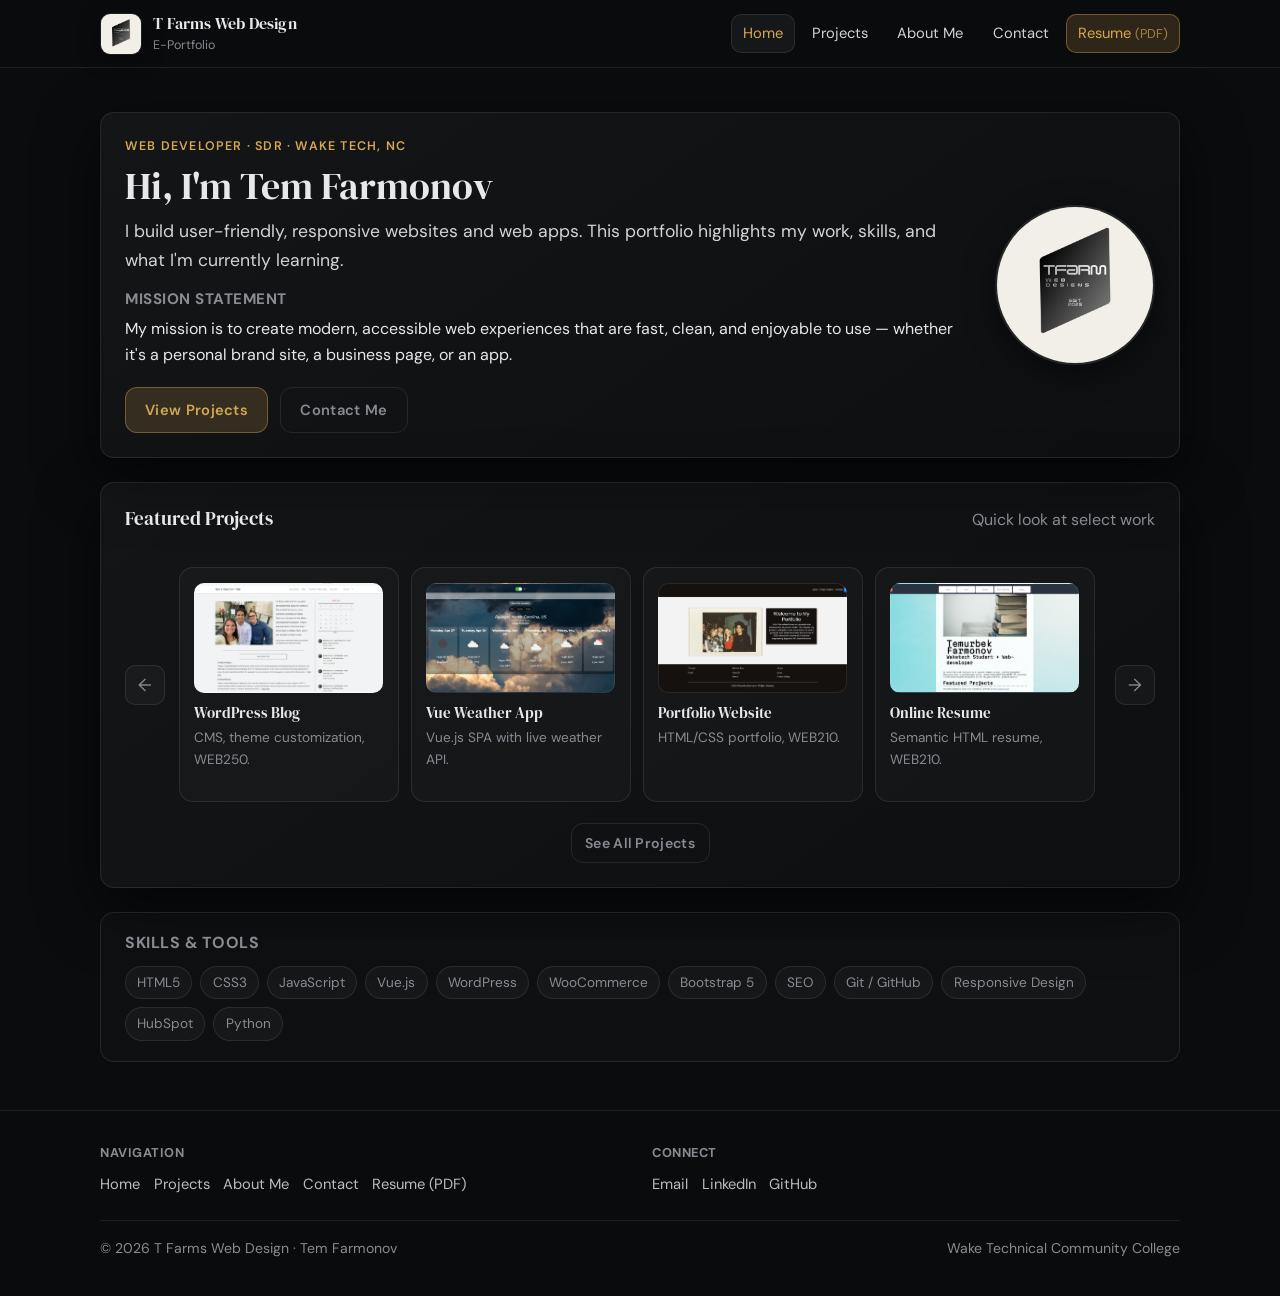
<file: index.html>
<!DOCTYPE html>
<html lang="en">
<head>
  <meta charset="UTF-8" />
  <meta name="viewport" content="width=device-width, initial-scale=1.0" />
  <title>T Farms Web Design | Home</title>
  <meta name="description" content="Portfolio of Tem Farmonov — Web Developer & SDR based in Raleigh, NC. HTML, CSS, Vue.js, WordPress, WooCommerce." />
  <link rel="stylesheet" href="css/styles.css" />
</head>

<body>

  <header class="site-header">
    <div class="container header-inner">
      <a class="brand" href="index.html" aria-label="Go to homepage">
        <img src="images/Tem.jpg" alt="Tem Farmonov profile photo" class="logo" />
        <span class="brand-text">
          <span class="brand-title">T Farms Web Design</span>
          <span class="brand-subtitle">E-Portfolio</span>
        </span>
      </a>

      <nav class="main-nav" aria-label="Primary navigation">
        <a class="nav-link" href="index.html" aria-current="page">Home</a>
        <a class="nav-link" href="projects.html">Projects</a>
        <a class="nav-link" href="about.html">About Me</a>
        <a class="nav-link" href="contact.html">Contact</a>
        <a class="nav-link nav-link--download" href="Farmonv_Resume.pdf" download>
          Resume <span class="download-hint">(PDF)</span>
        </a>
      </nav>

      <button class="nav-toggle" aria-expanded="false" aria-controls="mobile-nav" aria-label="Open navigation">
        <span></span><span></span><span></span>
      </button>
    </div>
  </header>

  <nav class="mobile-nav" id="mobile-nav" aria-label="Mobile navigation">
    <a class="nav-link" href="index.html">Home</a>
    <a class="nav-link" href="projects.html">Projects</a>
    <a class="nav-link" href="about.html">About Me</a>
    <a class="nav-link" href="contact.html">Contact</a>
    <a class="nav-link nav-link--download" href="Farmonv_Resume.pdf" download>Resume (PDF)</a>
  </nav>

  <main class="site-main">
    <div class="container">

      <section class="card hero">
        <div class="hero-text">
          <span class="section-label">Web Developer · SDR · Wake Tech, NC</span>
          <h1>Hi, I'm Tem Farmonov</h1>
          <p class="lead">
            I build user-friendly, responsive websites and web apps. This portfolio highlights
            my work, skills, and what I'm currently learning.
          </p>

          <h2 class="section-title" style="font-family:'DM Sans',sans-serif;font-size:.95rem;font-weight:700;letter-spacing:.5px;text-transform:uppercase;color:var(--muted);margin-top:1rem;">Mission Statement</h2>
          <p>
            My mission is to create modern, accessible web experiences that are fast, clean,
            and enjoyable to use — whether it's a personal brand site, a business page, or an app.
          </p>

          <div class="cta-row">
            <a class="btn" href="projects.html">View Projects</a>
            <a class="btn btn--ghost" href="contact.html">Contact Me</a>
          </div>
        </div>
        <img src="images/Tem.jpg" alt="Tem Farmonov" class="hero-photo" />
      </section>


      <section class="card gallery">
        <div class="gallery-header">
          <h2>Featured Projects</h2>
          <p class="muted">Quick look at select work</p>
        </div>

        <div class="carousel" aria-label="Featured projects carousel">
          <div class="carousel-arrow" role="button" aria-label="Scroll left" tabindex="0">&#8592;</div>

          <div class="carousel-track" id="carousel-track">
            <a class="project-tile" href="projects.html#wordpress-blog">
              <div class="thumb" style="background-image: url('images/WPblog.png'); background-size: cover; background-position: center;"></div>
              <h3>WordPress Blog</h3>
              <p class="muted">CMS, theme customization, WEB250.</p>
            </a>

            <a class="project-tile" href="projects.html#vue-weather">
              <div class="thumb" style="background-image: url('images/vueapp.png'); background-size: cover; background-position: center;"></div>
              <h3>Vue Weather App</h3>
              <p class="muted">Vue.js SPA with live weather API.</p>
            </a>

            <a class="project-tile" href="projects.html#portfolio-site">
              <div class="thumb" style="background-image: url('images/ogportfolio.png'); background-size: cover; background-position: center;"></div>
              <h3>Portfolio Website</h3>
              <p class="muted">HTML/CSS portfolio, WEB210.</p>
            </a>

            <a class="project-tile" href="projects.html#online-resume">
              <div class="thumb" style="background-image: url('images/onlineresume.png'); background-size: cover; background-position: center;"></div>
              <h3>Online Resume</h3>
              <p class="muted">Semantic HTML resume, WEB210.</p>
            </a>
          </div>

          <div class="carousel-arrow" role="button" aria-label="Scroll right" tabindex="0">&#8594;</div>
        </div>

        <div class="gallery-footer">
          <a class="btn btn--small btn--ghost" href="projects.html">See All Projects</a>
        </div>
      </section>


      <section class="skills-strip">
        <h2>Skills &amp; Tools</h2>
        <div class="skill-tags">
          <span class="skill-tag">HTML5</span>
          <span class="skill-tag">CSS3</span>
          <span class="skill-tag">JavaScript</span>
          <span class="skill-tag">Vue.js</span>
          <span class="skill-tag">WordPress</span>
          <span class="skill-tag">WooCommerce</span>
          <span class="skill-tag">Bootstrap 5</span>
          <span class="skill-tag">SEO</span>
          <span class="skill-tag">Git / GitHub</span>
          <span class="skill-tag">Responsive Design</span>
          <span class="skill-tag">HubSpot</span>
          <span class="skill-tag">Python</span>
        </div>
      </section>

    </div>
  </main>


  <footer class="site-footer">
    <div class="container footer-inner">
      <div>
        <p class="footer-title">Navigation</p>
        <nav class="footer-nav" aria-label="Footer navigation">
          <a class="footer-link" href="index.html">Home</a>
          <a class="footer-link" href="projects.html">Projects</a>
          <a class="footer-link" href="about.html">About Me</a>
          <a class="footer-link" href="contact.html">Contact</a>
          <a class="footer-link" href="Farmonv_Resume.pdf" download>Resume (PDF)</a>
        </nav>
      </div>

      <div class="footer-social">
        <p class="footer-title">Connect</p>
        <div class="footer-links">
          <a class="footer-link" href="mailto:tmfarmonov@my.waketech.edu">Email</a>
          <a class="footer-link" href="https://www.linkedin.com/in/temurbek-farmonov-029471187/" target="_blank" rel="noreferrer noopener">LinkedIn</a>
          <a class="footer-link" href="https://github.com/tfarmonov" target="_blank" rel="noreferrer noopener">GitHub</a>
        </div>
      </div>
    </div>

    <div class="container footer-bottom">
      <p>© 2026 T Farms Web Design · Tem Farmonov</p>
      <p>Wake Technical Community College</p>
    </div>
  </footer>

  <script>
    // Hamburger toggle
    const toggle = document.querySelector('.nav-toggle');
    const mobileNav = document.getElementById('mobile-nav');
    toggle.addEventListener('click', () => {
      const open = toggle.getAttribute('aria-expanded') === 'true';
      toggle.setAttribute('aria-expanded', String(!open));
      mobileNav.classList.toggle('is-open', !open);
      document.body.style.overflow = !open ? 'hidden' : '';
    });

    // Close mobile nav on link click
    mobileNav.querySelectorAll('.nav-link').forEach(link => {
      link.addEventListener('click', () => {
        toggle.setAttribute('aria-expanded', 'false');
        mobileNav.classList.remove('is-open');
        document.body.style.overflow = '';
      });
    });

    // Carousel scroll buttons
    const track = document.getElementById('carousel-track');
    document.querySelectorAll('.carousel-arrow').forEach((arrow, i) => {
      arrow.addEventListener('click', () => {
        track.scrollBy({ left: i === 0 ? -240 : 240, behavior: 'smooth' });
      });
    });
  </script>

</body>
</html>
</file>
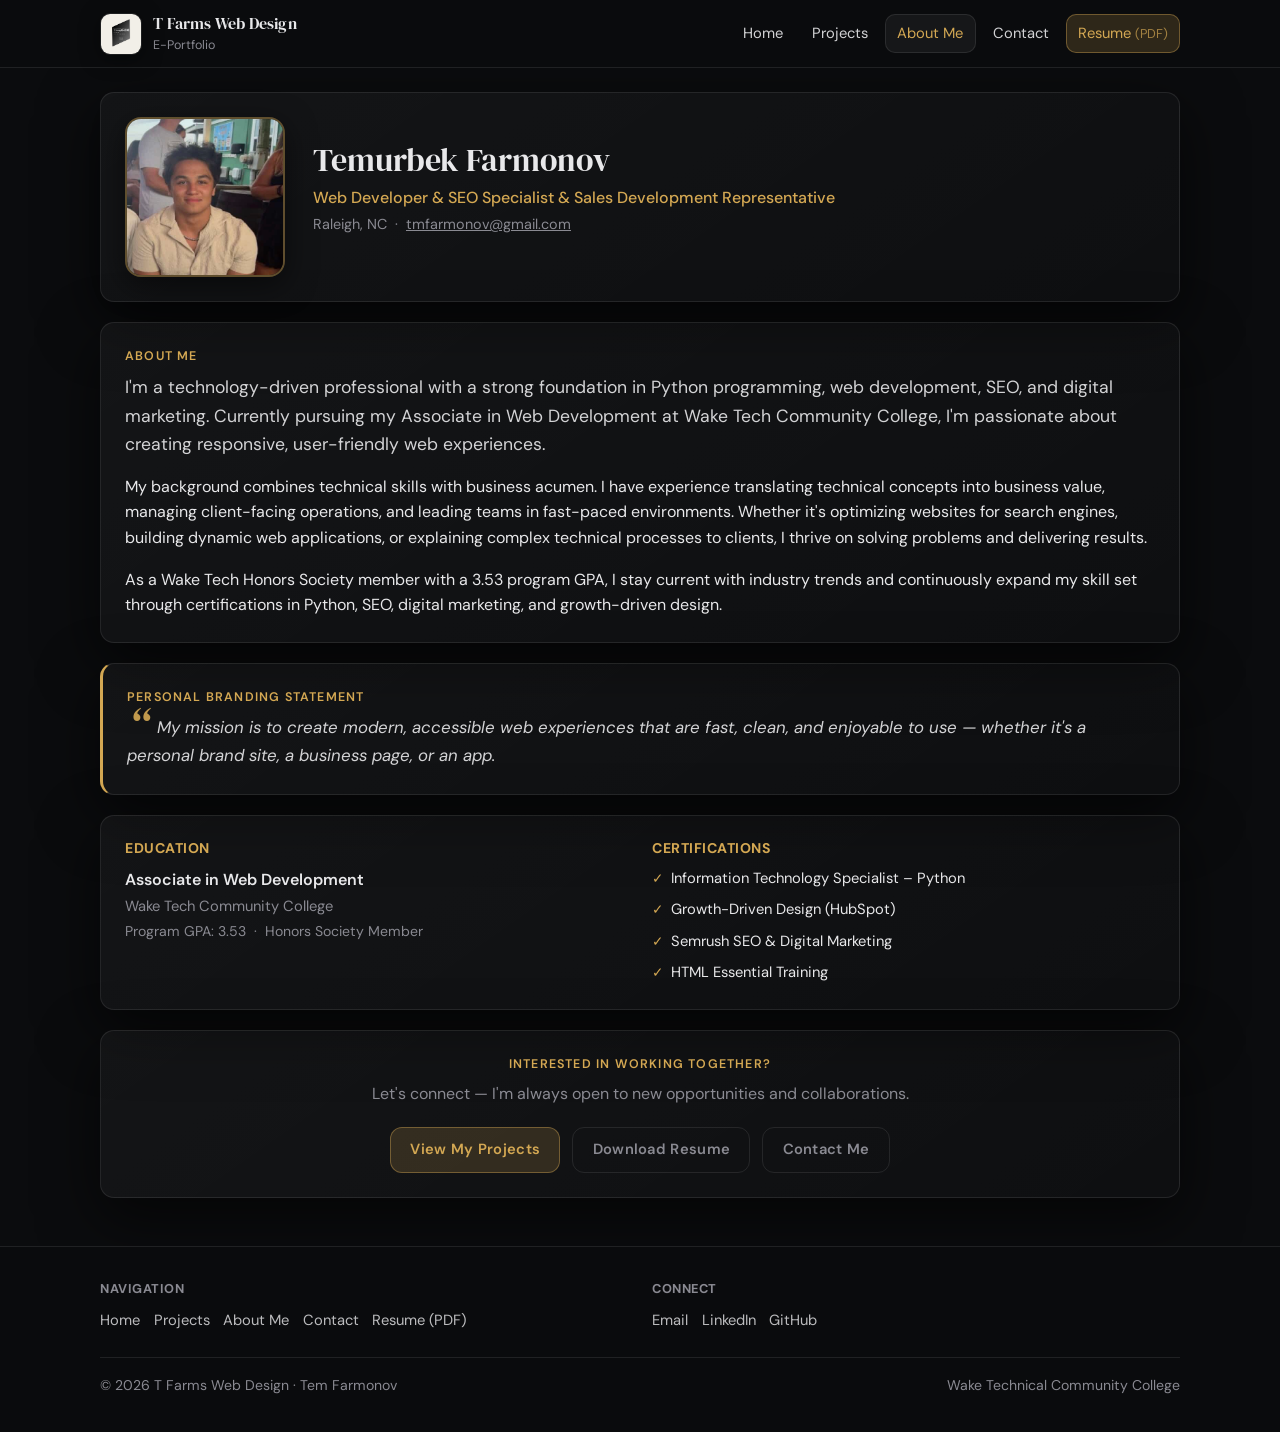
<file: about.html>
<!DOCTYPE html>
<html lang="en">
<head>
  <meta charset="UTF-8" />
  <meta name="viewport" content="width=device-width, initial-scale=1.0" />
  <title>T Farms Web Design | About Me</title>
  <meta name="description" content="About Temurbek Farmonov — Web Developer, SEO Specialist, and Wake Tech Honors student based in Raleigh, NC." />
  <link rel="stylesheet" href="css/styles.css" />
  <style>
    /* ── About-page extras ── */
    .about-bio {
      display: grid;
      grid-template-columns: auto 1fr;
      gap: 1.75rem;
      align-items: center;
    }

    .about-photo {
      width: 160px;
      height: 160px;
      border-radius: 16px;
      object-fit: cover;
      border: 2px solid var(--accent-border);
      box-shadow: 0 8px 30px rgba(0,0,0,0.5);
      flex-shrink: 0;
    }

    .about-name { font-size: clamp(1.5rem, 3vw, 2rem); margin-bottom: .3rem; }
    .about-role { font-size: 1rem; color: var(--accent); margin-bottom: .2rem; font-weight: 500; }
    .about-location { font-size: .9rem; color: var(--muted); }
    .about-location a { color: var(--muted); text-decoration: underline; }

    .accent-card {
      border-left: 3px solid var(--accent);
    }

    .accent-card .section-label { color: var(--accent); }

    blockquote {
      margin: 0;
      font-style: italic;
      font-size: 1.05rem;
      color: var(--text);
      opacity: .9;
      line-height: 1.65;
    }

    blockquote::before {
      content: '\201C';
      font-family: 'DM Serif Display', serif;
      font-size: 3rem;
      color: var(--accent);
      line-height: 0;
      vertical-align: -0.6rem;
      margin-right: .15rem;
    }

    .two-col {
      display: grid;
      grid-template-columns: 1fr 1fr;
      gap: 1.5rem;
    }

    .edu-block h3,
    .cert-block h3 {
      font-family: 'DM Sans', sans-serif;
      font-size: .88rem;
      font-weight: 700;
      letter-spacing: .5px;
      text-transform: uppercase;
      color: var(--accent);
      margin-bottom: .65rem;
    }

    .edu-degree { font-weight: 600; margin-bottom: .15rem; }
    .edu-school { color: var(--muted); font-size: .92rem; margin-bottom: .1rem; }
    .edu-detail { color: var(--muted); font-size: .88rem; }

    .cert-list {
      list-style: none;
      padding: 0;
      margin: 0;
      display: flex;
      flex-direction: column;
      gap: .5rem;
    }

    .cert-list li {
      font-size: .92rem;
      display: flex;
      align-items: baseline;
      gap: .5rem;
      color: var(--text);
    }

    .cert-list li::before {
      content: '✓';
      color: var(--accent);
      font-size: .85rem;
      flex-shrink: 0;
    }

    .cta-center {
      text-align: center;
    }

    .cta-center .section-label { justify-content: center; display: flex; }
    .cta-center p { color: var(--muted); margin-bottom: 1.25rem; }
    .cta-center .cta-row { justify-content: center; }

    .card + .card { margin-top: 1.25rem; }

    @media (max-width: 640px) {
      .about-bio {
        grid-template-columns: 1fr;
        text-align: center;
      }
      .about-photo { margin: 0 auto; }
      .two-col { grid-template-columns: 1fr; }
      .cta-row { justify-content: center; }
    }
  </style>
</head>

<body>

  <header class="site-header">
    <div class="container header-inner">
      <a class="brand" href="index.html" aria-label="Go to homepage">
        <img src="images/Tem.jpg" alt="Tem Farmonov profile photo" class="logo" />
        <span class="brand-text">
          <span class="brand-title">T Farms Web Design</span>
          <span class="brand-subtitle">E-Portfolio</span>
        </span>
      </a>

      <nav class="main-nav" aria-label="Primary navigation">
        <a class="nav-link" href="index.html">Home</a>
        <a class="nav-link" href="projects.html">Projects</a>
        <a class="nav-link" href="about.html" aria-current="page">About Me</a>
        <a class="nav-link" href="contact.html">Contact</a>
        <a class="nav-link nav-link--download" href="Farmonv_Resume.pdf" download>
          Resume <span class="download-hint">(PDF)</span>
        </a>
      </nav>

      <button class="nav-toggle" aria-expanded="false" aria-controls="mobile-nav" aria-label="Open navigation">
        <span></span><span></span><span></span>
      </button>
    </div>
  </header>

  <nav class="mobile-nav" id="mobile-nav" aria-label="Mobile navigation">
    <a class="nav-link" href="index.html">Home</a>
    <a class="nav-link" href="projects.html">Projects</a>
    <a class="nav-link" href="about.html">About Me</a>
    <a class="nav-link" href="contact.html">Contact</a>
    <a class="nav-link nav-link--download" href="Farmonv_Resume.pdf" download>Resume (PDF)</a>
  </nav>


  <main class="site-main">
    <div class="container">

      <!-- Bio -->
      <section class="card">
        <div class="about-bio">
          <img src="images/Me.jpg" alt="Temurbek Farmonov" class="about-photo" />
          <div>
            <h1 class="about-name">Temurbek Farmonov</h1>
            <p class="about-role">Web Developer &amp; SEO Specialist &amp; Sales Development Representative</p>
            <p class="about-location">
              Raleigh, NC &nbsp;·&nbsp;
              <a href="mailto:tmfarmonov@gmail.com">tmfarmonov@gmail.com</a>
            </p>
          </div>
        </div>
      </section>

      <!-- About Me -->
      <section class="card">
        <span class="section-label">About Me</span>
        <p class="lead">
          I'm a technology-driven professional with a strong foundation in Python programming, web development,
          SEO, and digital marketing. Currently pursuing my Associate in Web Development at Wake Tech Community College,
          I'm passionate about creating responsive, user-friendly web experiences.
        </p>
        <p>
          My background combines technical skills with business acumen. I have experience translating technical
          concepts into business value, managing client-facing operations, and leading teams in fast-paced
          environments. Whether it's optimizing websites for search engines, building dynamic web applications,
          or explaining complex technical processes to clients, I thrive on solving problems and delivering results.
        </p>
        <p style="margin-bottom:0">
          As a Wake Tech Honors Society member with a 3.53 program GPA, I stay current with industry trends and
          continuously expand my skill set through certifications in Python, SEO, digital marketing, and
          growth-driven design.
        </p>
      </section>

      <!-- Branding Statement -->
      <section class="card accent-card">
        <span class="section-label">Personal Branding Statement</span>
        <blockquote>
          My mission is to create modern, accessible web experiences that are fast, clean,
          and enjoyable to use — whether it's a personal brand site, a business page, or an app.
        </blockquote>
      </section>

      <!-- Education & Certifications -->
      <section class="card">
        <div class="two-col">
          <div class="edu-block">
            <h3>Education</h3>
            <p class="edu-degree">Associate in Web Development</p>
            <p class="edu-school">Wake Tech Community College</p>
            <p class="edu-detail">Program GPA: 3.53 &nbsp;·&nbsp; Honors Society Member</p>
          </div>
          <div class="cert-block">
            <h3>Certifications</h3>
            <ul class="cert-list">
              <li>Information Technology Specialist – Python</li>
              <li>Growth-Driven Design (HubSpot)</li>
              <li>Semrush SEO &amp; Digital Marketing</li>
              <li>HTML Essential Training</li>
            </ul>
          </div>
        </div>
      </section>

      <!-- CTA -->
      <section class="card cta-center">
        <span class="section-label">Interested in working together?</span>
        <p>Let's connect — I'm always open to new opportunities and collaborations.</p>
        <div class="cta-row">
          <a href="projects.html" class="btn">View My Projects</a>
          <a href="resume.pdf" download class="btn btn--ghost">Download Resume</a>
          <a href="contact.html" class="btn btn--ghost">Contact Me</a>
        </div>
      </section>

    </div>
  </main>


  <footer class="site-footer">
    <div class="container footer-inner">
      <div>
        <p class="footer-title">Navigation</p>
        <nav class="footer-nav" aria-label="Footer navigation">
          <a class="footer-link" href="index.html">Home</a>
          <a class="footer-link" href="projects.html">Projects</a>
          <a class="footer-link" href="about.html">About Me</a>
          <a class="footer-link" href="contact.html">Contact</a>
          <a class="footer-link" href="Farmonv_Resume.pdf" download>Resume (PDF)</a>
        </nav>
      </div>

      <div class="footer-social">
        <p class="footer-title">Connect</p>
        <div class="footer-links">
          <a class="footer-link" href="mailto:tmfarmonov@my.waketech.edu">Email</a>
          <a class="footer-link" href="https://www.linkedin.com/in/temurbek-farmonov-029471187/" target="_blank" rel="noreferrer noopener">LinkedIn</a>
          <a class="footer-link" href="https://github.com/tfarmonov" target="_blank" rel="noreferrer noopener">GitHub</a>
        </div>
      </div>
    </div>

    <div class="container footer-bottom">
      <p>© 2026 T Farms Web Design · Tem Farmonov</p>
      <p>Wake Technical Community College</p>
    </div>
  </footer>

  <script>
    const toggle = document.querySelector('.nav-toggle');
    const mobileNav = document.getElementById('mobile-nav');
    toggle.addEventListener('click', () => {
      const open = toggle.getAttribute('aria-expanded') === 'true';
      toggle.setAttribute('aria-expanded', String(!open));
      mobileNav.classList.toggle('is-open', !open);
      document.body.style.overflow = !open ? 'hidden' : '';
    });
    mobileNav.querySelectorAll('.nav-link').forEach(link => {
      link.addEventListener('click', () => {
        toggle.setAttribute('aria-expanded', 'false');
        mobileNav.classList.remove('is-open');
        document.body.style.overflow = '';
      });
    });
  </script>

</body>
</html>
</file>
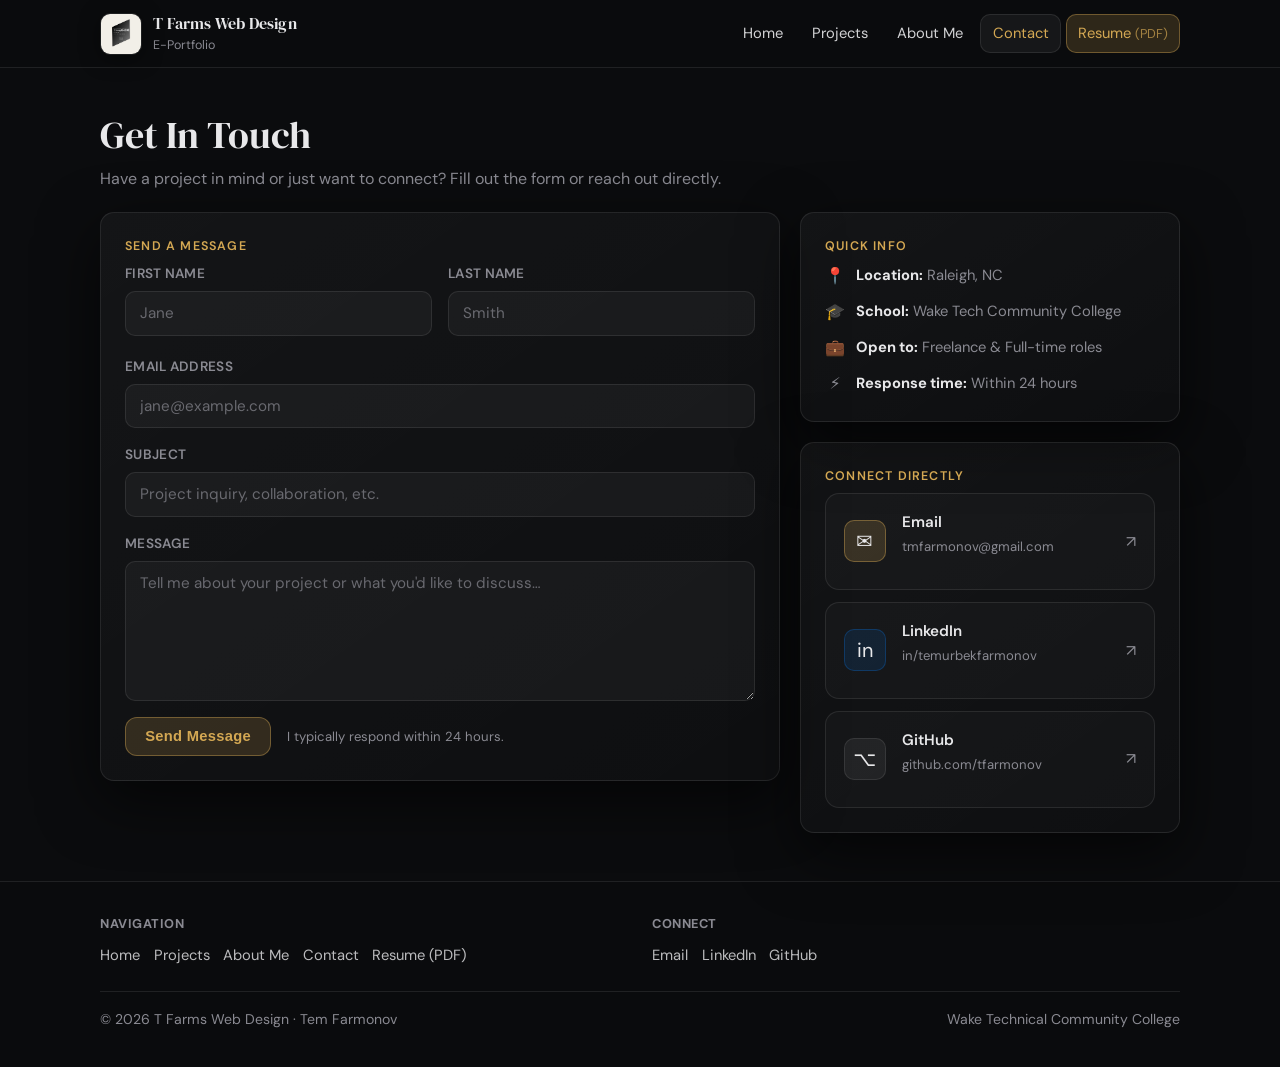
<file: contact.html>
<!DOCTYPE html>
<html lang="en">
<head>
  <meta charset="UTF-8" />
  <meta name="viewport" content="width=device-width, initial-scale=1.0" />
  <title>T Farms Web Design | Contact</title>
  <meta name="description" content="Get in touch with Tem Farmonov — web developer and SDR based in Raleigh, NC." />
  <link rel="stylesheet" href="css/styles.css" />
  <style>
    /* ── Contact layout ── */
    .contact-grid {
      display: grid;
      grid-template-columns: 1fr 380px;
      gap: 1.25rem;
      align-items: start;
      margin-top: 1.25rem;
    }

    /* ── Form ── */
    .form-group {
      display: flex;
      flex-direction: column;
      gap: .4rem;
      margin-bottom: 1rem;
    }

    .form-group:last-of-type { margin-bottom: 1.25rem; }

    label {
      font-size: .85rem;
      font-weight: 600;
      color: var(--muted);
      letter-spacing: .3px;
      text-transform: uppercase;
    }

    input, textarea, select {
      background: rgba(255,255,255,0.04);
      border: 1px solid var(--border);
      border-radius: 10px;
      color: var(--text);
      font-family: inherit;
      font-size: .95rem;
      padding: .7rem .9rem;
      outline: none;
      transition: border-color .2s, background .2s;
      width: 100%;
    }

    input::placeholder, textarea::placeholder { color: var(--muted); opacity: .7; }

    input:focus, textarea:focus {
      border-color: var(--accent-border);
      background: rgba(212,168,83,0.05);
    }

    textarea { resize: vertical; min-height: 140px; }

    .form-row {
      display: grid;
      grid-template-columns: 1fr 1fr;
      gap: 1rem;
    }

    .form-submit {
      display: flex;
      align-items: center;
      gap: 1rem;
      flex-wrap: wrap;
    }

    .submit-note {
      font-size: .82rem;
      color: var(--muted);
    }

    /* Success state */
    .form-success {
      display: none;
      text-align: center;
      padding: 2rem 1rem;
    }

    .form-success .check {
      font-size: 2.5rem;
      margin-bottom: .5rem;
    }

    .form-success h3 { margin-bottom: .4rem; }
    .form-success p { color: var(--muted); margin: 0; }

    /* ── Right column ── */
    .sidebar { display: flex; flex-direction: column; gap: 1.25rem; }

    /* ── Social cards ── */
    .social-cards { display: flex; flex-direction: column; gap: .75rem; }

    .social-card {
      display: flex;
      align-items: center;
      gap: 1rem;
      padding: 1rem 1.1rem;
      border: 1px solid var(--border);
      border-radius: 14px;
      background: rgba(255,255,255,0.025);
      transition: border-color .2s, background .2s, transform .15s;
      text-decoration: none;
      color: var(--text);
    }

    .social-card:hover {
      border-color: var(--border-hover);
      background: rgba(255,255,255,0.055);
      transform: translateX(3px);
    }

    .social-icon {
      width: 42px;
      height: 42px;
      border-radius: 10px;
      display: grid;
      place-items: center;
      font-size: 1.25rem;
      flex-shrink: 0;
      border: 1px solid var(--border);
    }

    .social-card--linkedin .social-icon { background: rgba(10,102,194,0.15); border-color: rgba(10,102,194,0.35); }
    .social-card--github   .social-icon { background: rgba(255,255,255,0.06); }
    .social-card--email    .social-icon { background: var(--accent-dim); border-color: var(--accent-border); }

    .social-info { flex: 1; min-width: 0; }
    .social-name { font-weight: 600; font-size: .95rem; margin-bottom: .1rem; }
    .social-handle { font-size: .82rem; color: var(--muted); white-space: nowrap; overflow: hidden; text-overflow: ellipsis; }

    .social-arrow { color: var(--muted); font-size: 1rem; flex-shrink: 0; }

    /* ── Quick info card ── */
    .info-list { list-style: none; padding: 0; margin: 0; display: flex; flex-direction: column; gap: .65rem; }

    .info-list li {
      display: flex;
      align-items: center;
      gap: .7rem;
      font-size: .92rem;
      color: var(--muted);
    }

    .info-list li span:first-child {
      font-size: 1rem;
      flex-shrink: 0;
      width: 20px;
      text-align: center;
    }

    .info-list li strong { color: var(--text); }

    /* ── Responsive ── */
    @media (max-width: 820px) {
      .contact-grid { grid-template-columns: 1fr; }
      .sidebar { order: -1; }
      .form-row { grid-template-columns: 1fr; }
    }
  </style>
</head>

<body>

  <header class="site-header">
    <div class="container header-inner">
      <a class="brand" href="index.html" aria-label="Go to homepage">
        <img src="images/Tem.jpg" alt="Tem Farmonov profile photo" class="logo" />
        <span class="brand-text">
          <span class="brand-title">T Farms Web Design</span>
          <span class="brand-subtitle">E-Portfolio</span>
        </span>
      </a>

      <nav class="main-nav" aria-label="Primary navigation">
        <a class="nav-link" href="index.html">Home</a>
        <a class="nav-link" href="projects.html">Projects</a>
        <a class="nav-link" href="about.html">About Me</a>
        <a class="nav-link" href="contact.html" aria-current="page">Contact</a>
        <a class="nav-link nav-link--download" href="Farmonv_Resume.pdf" download>
          Resume <span class="download-hint">(PDF)</span>
        </a>
      </nav>

      <button class="nav-toggle" aria-expanded="false" aria-controls="mobile-nav" aria-label="Open navigation">
        <span></span><span></span><span></span>
      </button>
    </div>
  </header>

  <nav class="mobile-nav" id="mobile-nav" aria-label="Mobile navigation">
    <a class="nav-link" href="index.html">Home</a>
    <a class="nav-link" href="projects.html">Projects</a>
    <a class="nav-link" href="about.html">About Me</a>
    <a class="nav-link" href="contact.html">Contact</a>
    <a class="nav-link nav-link--download" href="Farmonv_Resume.pdf" download>Resume (PDF)</a>
  </nav>


  <main class="site-main">
    <div class="container">

      <h1 class="page-title">Get In Touch</h1>
      <p class="muted">Have a project in mind or just want to connect? Fill out the form or reach out directly.</p>

      <div class="contact-grid">

        <!-- ── Contact Form ── -->
        <section class="card">
          <span class="section-label">Send a Message</span>

          <form id="contact-form" novalidate>
            <div class="form-row">
              <div class="form-group">
                <label for="first-name">First Name</label>
                <input type="text" id="first-name" name="first-name" placeholder="Jane" required />
              </div>
              <div class="form-group">
                <label for="last-name">Last Name</label>
                <input type="text" id="last-name" name="last-name" placeholder="Smith" required />
              </div>
            </div>

            <div class="form-group">
              <label for="email">Email Address</label>
              <input type="email" id="email" name="email" placeholder="jane@example.com" required />
            </div>

            <div class="form-group">
              <label for="subject">Subject</label>
              <input type="text" id="subject" name="subject" placeholder="Project inquiry, collaboration, etc." />
            </div>

            <div class="form-group">
              <label for="message">Message</label>
              <textarea id="message" name="message" placeholder="Tell me about your project or what you'd like to discuss…" required></textarea>
            </div>

            <div class="form-submit">
              <button type="submit" class="btn">Send Message</button>
              <span class="submit-note">I typically respond within 24 hours.</span>
            </div>
          </form>

          <div class="form-success" id="form-success">
            <div class="check">✉️</div>
            <h3>Message Sent!</h3>
            <p>Thanks for reaching out. I'll get back to you within 24 hours.</p>
          </div>
        </section>


        <!-- ── Right sidebar ── -->
        <aside class="sidebar">

          <!-- Quick info -->
          <div class="card">
            <span class="section-label">Quick Info</span>
            <ul class="info-list">
              <li>
                <span>📍</span>
                <span><strong>Location:</strong> Raleigh, NC</span>
              </li>
              <li>
                <span>🎓</span>
                <span><strong>School:</strong> Wake Tech Community College</span>
              </li>
              <li>
                <span>💼</span>
                <span><strong>Open to:</strong> Freelance &amp; Full-time roles</span>
              </li>
              <li>
                <span>⚡</span>
                <span><strong>Response time:</strong> Within 24 hours</span>
              </li>
            </ul>
          </div>

          <!-- Social cards -->
          <div class="card">
            <span class="section-label">Connect Directly</span>
            <div class="social-cards">

              <a class="social-card social-card--email" href="mailto:tmfarmonov@gmail.com">
                <div class="social-icon">✉️</div>
                <div class="social-info">
                  <p class="social-name">Email</p>
                  <p class="social-handle">tmfarmonov@gmail.com</p>
                </div>
                <span class="social-arrow">↗</span>
              </a>

              <a class="social-card social-card--linkedin" href="https://www.linkedin.com/in/temurbek-farmonov-029471187/" target="_blank" rel="noreferrer noopener">
                <div class="social-icon">in</div>
                <div class="social-info">
                  <p class="social-name">LinkedIn</p>
                  <p class="social-handle">in/temurbekfarmonov</p>
                </div>
                <span class="social-arrow">↗</span>
              </a>

              <a class="social-card social-card--github" href="https://github.com/tfarmonov" target="_blank" rel="noreferrer noopener">
                <div class="social-icon">⌥</div>
                <div class="social-info">
                  <p class="social-name">GitHub</p>
                  <p class="social-handle">github.com/tfarmonov</p>
                </div>
                <span class="social-arrow">↗</span>
              </a>

            </div>
          </div>

        </aside>
      </div>
    </div>
  </main>


  <footer class="site-footer">
    <div class="container footer-inner">
      <div>
        <p class="footer-title">Navigation</p>
        <nav class="footer-nav" aria-label="Footer navigation">
          <a class="footer-link" href="index.html">Home</a>
          <a class="footer-link" href="projects.html">Projects</a>
          <a class="footer-link" href="about.html">About Me</a>
          <a class="footer-link" href="contact.html">Contact</a>
          <a class="footer-link" href="Farmonv_Resume.pdf" download>Resume (PDF)</a>
        </nav>
      </div>

      <div class="footer-social">
        <p class="footer-title">Connect</p>
        <div class="footer-links">
          <a class="footer-link" href="mailto:tmfarmonov@my.waketech.edu">Email</a>
          <a class="footer-link" href="https://www.linkedin.com/in/temurbek-farmonov-029471187/" target="_blank" rel="noreferrer noopener">LinkedIn</a>
          <a class="footer-link" href="https://github.com/tfarmonov" target="_blank" rel="noreferrer noopener">GitHub</a>
        </div>
      </div>
    </div>

    <div class="container footer-bottom">
      <p>© 2026 T Farms Web Design · Tem Farmonov</p>
      <p>Wake Technical Community College</p>
    </div>
  </footer>


  <script>
    // Hamburger
    const toggle = document.querySelector('.nav-toggle');
    const mobileNav = document.getElementById('mobile-nav');
    toggle.addEventListener('click', () => {
      const open = toggle.getAttribute('aria-expanded') === 'true';
      toggle.setAttribute('aria-expanded', String(!open));
      mobileNav.classList.toggle('is-open', !open);
      document.body.style.overflow = !open ? 'hidden' : '';
    });
    mobileNav.querySelectorAll('.nav-link').forEach(link => {
      link.addEventListener('click', () => {
        toggle.setAttribute('aria-expanded', 'false');
        mobileNav.classList.remove('is-open');
        document.body.style.overflow = '';
      });
    });

    // Form submission (simulated — wire up to Formspree/EmailJS for real sending)
    const form = document.getElementById('contact-form');
    const successMsg = document.getElementById('form-success');

    form.addEventListener('submit', (e) => {
      e.preventDefault();

      // Basic validation
      const required = form.querySelectorAll('[required]');
      let valid = true;
      required.forEach(field => {
        field.style.borderColor = '';
        if (!field.value.trim()) {
          field.style.borderColor = 'rgba(220,80,80,0.7)';
          valid = false;
        }
      });
      if (!valid) return;

      // Simulate sending
      const btn = form.querySelector('button[type="submit"]');
      btn.textContent = 'Sending…';
      btn.disabled = true;

      setTimeout(() => {
        form.style.display = 'none';
        successMsg.style.display = 'block';
      }, 900);
    });
  </script>

</body>
</html>
</file>
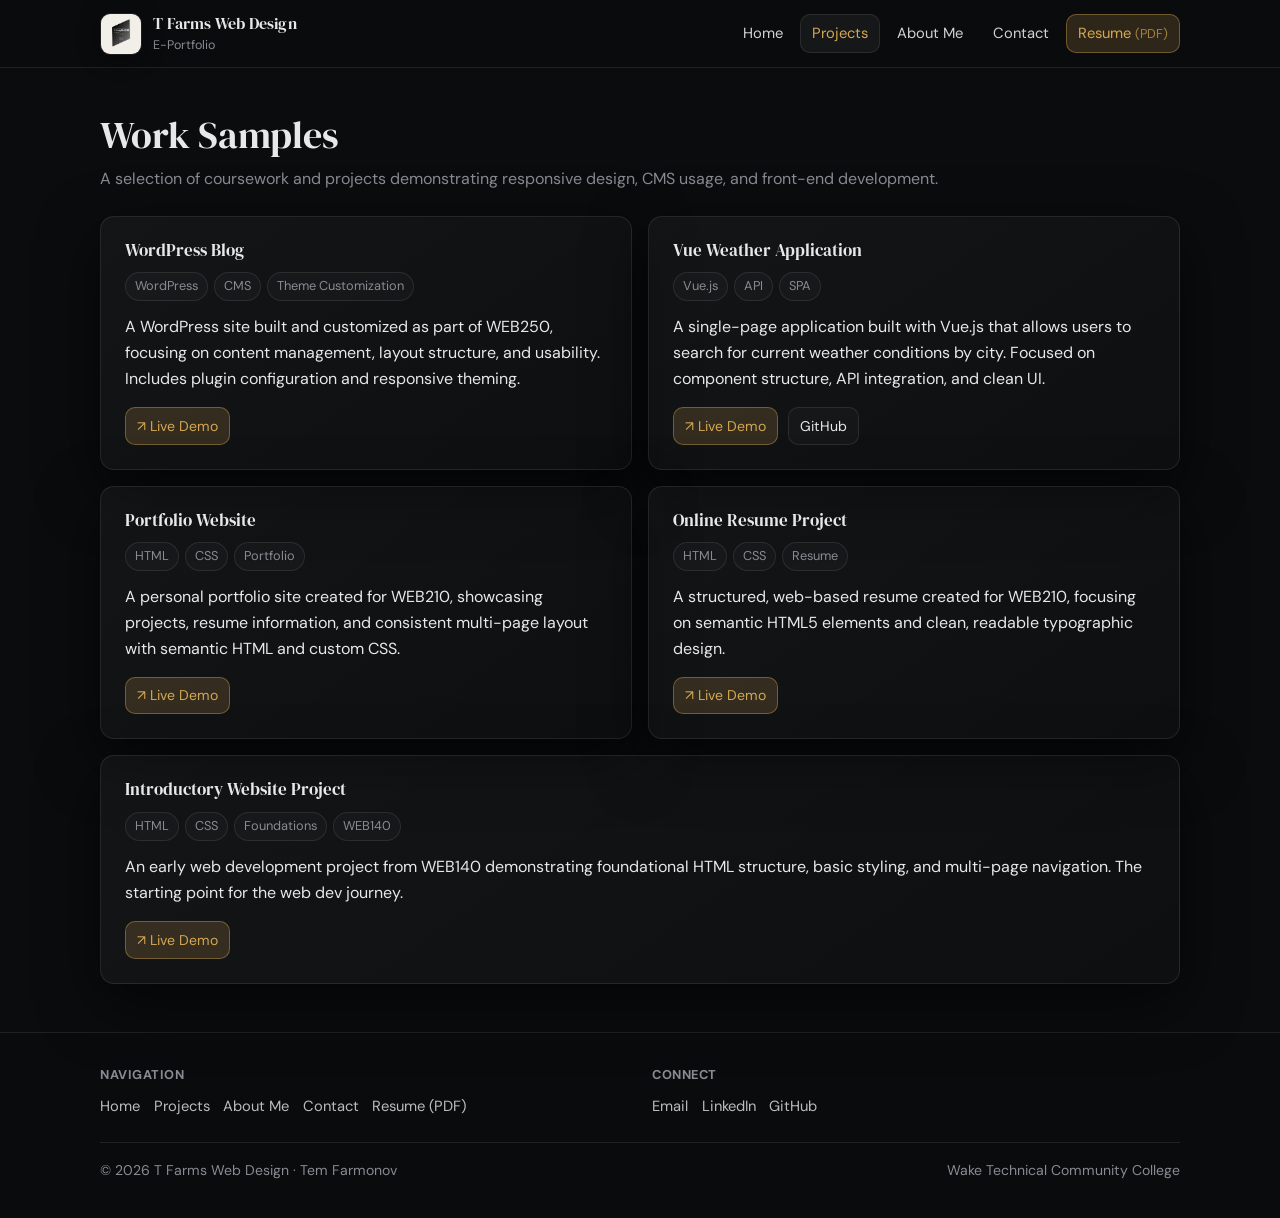
<file: projects.html>
<!DOCTYPE html>
<html lang="en">
<head>
  <meta charset="UTF-8" />
  <meta name="viewport" content="width=device-width, initial-scale=1.0" />
  <title>T Farms Web Design | Projects</title>
  <meta name="description" content="Web development projects by Tem Farmonov — WordPress, Vue.js, HTML/CSS, responsive design." />
  <link rel="stylesheet" href="css/styles.css" />
</head>

<body>
  <header class="site-header">
    <div class="container header-inner">
      <a class="brand" href="index.html" aria-label="Go to homepage">
        <img src="images/Tem.jpg" alt="Tem Farmonov profile photo" class="logo" />
        <span class="brand-text">
          <span class="brand-title">T Farms Web Design</span>
          <span class="brand-subtitle">E-Portfolio</span>
        </span>
      </a>

      <nav class="main-nav" aria-label="Primary navigation">
        <a class="nav-link" href="index.html">Home</a>
        <a class="nav-link" href="projects.html" aria-current="page">Projects</a>
        <a class="nav-link" href="about.html">About Me</a>
        <a class="nav-link" href="contact.html">Contact</a>
        <a class="nav-link nav-link--download" href="Farmonv_Resume.pdf" download>
          Resume <span class="download-hint">(PDF)</span>
        </a>
      </nav>

      <button class="nav-toggle" aria-expanded="false" aria-controls="mobile-nav" aria-label="Open navigation">
        <span></span><span></span><span></span>
      </button>
    </div>
  </header>

  <nav class="mobile-nav" id="mobile-nav" aria-label="Mobile navigation">
    <a class="nav-link" href="index.html">Home</a>
    <a class="nav-link" href="projects.html">Projects</a>
    <a class="nav-link" href="about.html">About Me</a>
    <a class="nav-link" href="contact.html">Contact</a>
    <a class="nav-link nav-link--download" href="Farmonv_Resume.pdf" download>Resume (PDF)</a>
  </nav>

  <main class="site-main">
    <div class="container">
      <h1 class="page-title">Work Samples</h1>
      <p class="muted">
        A selection of coursework and projects demonstrating responsive design,
        CMS usage, and front-end development.
      </p>

      <section class="grid">

        <article class="card project-card card-span-6" id="wordpress-blog">
          <h3>WordPress Blog</h3>
          <div class="tag-row">
            <span class="tag">WordPress</span>
            <span class="tag">CMS</span>
            <span class="tag">Theme Customization</span>
          </div>
          <p>
            A WordPress site built and customized as part of WEB250, focusing on content management,
            layout structure, and usability. Includes plugin configuration and responsive theming.
          </p>
          <div class="card-links">
            <a class="small-link small-link--primary" href="https://wcet.waketech.edu/Tmfarmonov/WEB250/wordpress/" target="_blank" rel="noreferrer noopener">
              ↗ Live Demo
            </a>
          </div>
        </article>

        <article class="card project-card card-span-6" id="vue-weather">
          <h3>Vue Weather Application</h3>
          <div class="tag-row">
            <span class="tag">Vue.js</span>
            <span class="tag">API</span>
            <span class="tag">SPA</span>
          </div>
          <p>
            A single-page application built with Vue.js that allows users to search for current
            weather conditions by city. Focused on component structure, API integration, and clean UI.
          </p>
          <div class="card-links">
            <a class="small-link small-link--primary" href="https://tfarmonov.github.io/WEB125-Final-Project/" target="_blank" rel="noreferrer noopener">
              ↗ Live Demo
            </a>
            <a class="small-link" href="https://github.com/tfarmonov/WEB125-Final-Project" target="_blank" rel="noreferrer noopener">
              GitHub
            </a>
          </div>
        </article>

        <article class="card project-card card-span-6" id="portfolio-site">
          <h3>Portfolio Website</h3>
          <div class="tag-row">
            <span class="tag">HTML</span>
            <span class="tag">CSS</span>
            <span class="tag">Portfolio</span>
          </div>
          <p>
            A personal portfolio site created for WEB210, showcasing projects, resume information,
            and consistent multi-page layout with semantic HTML and custom CSS.
          </p>
          <div class="card-links">
            <a class="small-link small-link--primary" href="https://wcet.waketech.edu/tmfarmonov/WEB210/Portfolio/Final/index.html" target="_blank" rel="noreferrer noopener">
              ↗ Live Demo
            </a>
          </div>
        </article>

        <article class="card project-card card-span-6" id="online-resume">
          <h3>Online Resume Project</h3>
          <div class="tag-row">
            <span class="tag">HTML</span>
            <span class="tag">CSS</span>
            <span class="tag">Resume</span>
          </div>
          <p>
            A structured, web-based resume created for WEB210, focusing on semantic HTML5 elements
            and clean, readable typographic design.
          </p>
          <div class="card-links">
            <a class="small-link small-link--primary" href="https://wcet.waketech.edu/tmfarmonov/WEB210/M9-Assignment/ResumeAssignment/index.html" target="_blank" rel="noreferrer noopener">
              ↗ Live Demo
            </a>
          </div>
        </article>

        <article class="card project-card card-span-12" id="intro-project">
          <h3>Introductory Website Project</h3>
          <div class="tag-row">
            <span class="tag">HTML</span>
            <span class="tag">CSS</span>
            <span class="tag">Foundations</span>
            <span class="tag">WEB140</span>
          </div>
          <p>
            An early web development project from WEB140 demonstrating foundational HTML structure,
            basic styling, and multi-page navigation. The starting point for the web dev journey.
          </p>
          <div class="card-links">
            <a class="small-link small-link--primary" href="https://wcet.waketech.edu/tmfarmonov/WEB140/Finalsubmission/homepage.html" target="_blank" rel="noreferrer noopener">
              ↗ Live Demo
            </a>
          </div>
        </article>

      </section>
    </div>
  </main>

  <footer class="site-footer">
    <div class="container footer-inner">
      <div>
        <p class="footer-title">Navigation</p>
        <nav class="footer-nav">
          <a class="footer-link" href="index.html">Home</a>
          <a class="footer-link" href="projects.html">Projects</a>
          <a class="footer-link" href="about.html">About Me</a>
          <a class="footer-link" href="contact.html">Contact</a>
          <a class="footer-link" href="Farmonv_Resume.pdf" download>Resume (PDF)</a>
        </nav>
      </div>

      <div class="footer-social">
        <p class="footer-title">Connect</p>
        <div class="footer-links">
          <a class="footer-link" href="mailto:tmfarmonov@my.waketech.edu">Email</a>
          <a class="footer-link" href="https://www.linkedin.com/in/temurbek-farmonov-029471187/" target="_blank" rel="noreferrer noopener">LinkedIn</a>
          <a class="footer-link" href="https://github.com/tfarmonov" target="_blank" rel="noreferrer noopener">GitHub</a>
        </div>
      </div>
    </div>

    <div class="container footer-bottom">
      <p>© 2026 T Farms Web Design · Tem Farmonov</p>
      <p>Wake Technical Community College</p>
    </div>
  </footer>

  <script>
    const toggle = document.querySelector('.nav-toggle');
    const mobileNav = document.getElementById('mobile-nav');
    toggle.addEventListener('click', () => {
      const open = toggle.getAttribute('aria-expanded') === 'true';
      toggle.setAttribute('aria-expanded', String(!open));
      mobileNav.classList.toggle('is-open', !open);
      document.body.style.overflow = !open ? 'hidden' : '';
    });
    mobileNav.querySelectorAll('.nav-link').forEach(link => {
      link.addEventListener('click', () => {
        toggle.setAttribute('aria-expanded', 'false');
        mobileNav.classList.remove('is-open');
        document.body.style.overflow = '';
      });
    });
  </script>

</body>
</html>
</file>
<file: css/styles.css>
@import url('https://fonts.googleapis.com/css2?family=DM+Serif+Display:ital@0;1&family=DM+Sans:ital,opsz,wght@0,9..40,300;0,9..40,400;0,9..40,500;0,9..40,700;1,9..40,300&display=swap');

:root {
  --bg: #0b0c0e;
  --surface: #131417;
  --surface-2: #1a1b1f;
  --text: #e8e8ea;
  --muted: #8a8a92;
  --accent: #d4a853;
  --accent-dim: rgba(212,168,83,0.18);
  --accent-border: rgba(212,168,83,0.4);
  --border: rgba(255,255,255,0.09);
  --border-hover: rgba(255,255,255,0.18);
  --shadow: 0 20px 60px rgba(0,0,0,0.6);
  --radius: 14px;
  --max: 1080px;
  --header-h: 68px;
}

*, *::before, *::after { box-sizing: border-box; }
html { scroll-behavior: smooth; }
html, body { height: 100%; }

body {
  margin: 0;
  font-family: 'DM Sans', system-ui, sans-serif;
  background: var(--bg);
  color: var(--text);
  line-height: 1.6;
  font-size: 1rem;
  -webkit-font-smoothing: antialiased;
}

/* ── Layout ── */
.container {
  width: min(var(--max), calc(100% - 2.5rem));
  margin-inline: auto;
}

a { color: inherit; text-decoration: none; }
a:focus-visible {
  outline: 2px solid var(--accent);
  outline-offset: 3px;
  border-radius: 6px;
}

h1, h2, h3 { margin: 0 0 .5rem; font-family: 'DM Serif Display', Georgia, serif; font-weight: 400; line-height: 1.2; }
p { margin: 0 0 1rem; }
.muted { color: var(--muted); }
.lead { font-size: 1.1rem; opacity: .9; }

/* ── Card ── */
.card {
  background: linear-gradient(145deg, rgba(255,255,255,0.04), rgba(255,255,255,0.015));
  border: 1px solid var(--border);
  border-radius: var(--radius);
  box-shadow: var(--shadow);
  padding: 1.5rem;
  transition: border-color .2s;
}

/* ── Header ── */
.site-header {
  position: sticky;
  top: 0;
  z-index: 100;
  height: var(--header-h);
  background: rgba(11,12,14,0.88);
  backdrop-filter: blur(14px);
  -webkit-backdrop-filter: blur(14px);
  border-bottom: 1px solid var(--border);
}

.header-inner {
  height: 100%;
  display: flex;
  align-items: center;
  justify-content: space-between;
  gap: 1rem;
}

/* Brand */
.brand {
  display: flex;
  align-items: center;
  gap: .7rem;
  flex-shrink: 0;
}

.logo {
  width: 42px;
  height: 42px;
  border-radius: 10px;
  object-fit: cover;
  border: 1px solid var(--border);
  filter: drop-shadow(0 4px 10px rgba(0,0,0,0.5));
}

.brand-title {
  display: block;
  font-family: 'DM Serif Display', serif;
  font-size: 1rem;
  letter-spacing: .2px;
}

.brand-subtitle {
  display: block;
  font-size: .78rem;
  color: var(--muted);
}

/* Desktop Nav */
.main-nav {
  display: flex;
  align-items: center;
  gap: .3rem;
}

.nav-link {
  padding: .45rem .7rem;
  border-radius: 10px;
  border: 1px solid transparent;
  color: var(--text);
  font-size: .92rem;
  opacity: .9;
  transition: background .15s, border-color .15s, opacity .15s;
}

.nav-link:hover, .nav-link[aria-current="page"] {
  background: rgba(255,255,255,0.05);
  border-color: var(--border);
  opacity: 1;
}

.nav-link[aria-current="page"] {
  color: var(--accent);
}

.nav-link--download {
  border-color: var(--accent-border);
  background: var(--accent-dim);
  color: var(--accent);
  opacity: 1;
}

.nav-link--download:hover {
  background: rgba(212,168,83,0.25);
  border-color: var(--accent);
}

.download-hint { font-size: .8rem; opacity: .7; }

/* ── Hamburger ── */
.nav-toggle {
  display: none;
  flex-direction: column;
  justify-content: center;
  gap: 5px;
  width: 40px;
  height: 40px;
  background: none;
  border: 1px solid var(--border);
  border-radius: 10px;
  cursor: pointer;
  padding: 8px;
}

.nav-toggle span {
  display: block;
  height: 2px;
  background: var(--text);
  border-radius: 2px;
  transition: transform .25s, opacity .25s;
}

.nav-toggle[aria-expanded="true"] span:nth-child(1) { transform: translateY(7px) rotate(45deg); }
.nav-toggle[aria-expanded="true"] span:nth-child(2) { opacity: 0; }
.nav-toggle[aria-expanded="true"] span:nth-child(3) { transform: translateY(-7px) rotate(-45deg); }

/* ── Mobile nav drawer ── */
.mobile-nav {
  display: none;
  position: fixed;
  inset: var(--header-h) 0 0 0;
  z-index: 90;
  background: rgba(11,12,14,0.97);
  backdrop-filter: blur(14px);
  flex-direction: column;
  align-items: center;
  justify-content: center;
  gap: .75rem;
  padding: 2rem;
}

.mobile-nav.is-open { display: flex; }

.mobile-nav .nav-link {
  font-size: 1.25rem;
  padding: .75rem 2rem;
  width: 100%;
  text-align: center;
  border: 1px solid var(--border);
  border-radius: 12px;
}

/* ── Main ── */
.site-main { padding: 1.5rem 0 3rem; }

/* ── Hero ── */
.hero {
  margin-top: 1.25rem;
  display: grid;
  grid-template-columns: 1fr auto;
  gap: 2rem;
  align-items: center;
}

.hero-text {}

.hero-photo {
  width: 160px;
  height: 160px;
  border-radius: 50%;
  object-fit: cover;
  border: 2px solid var(--border);
  box-shadow: 0 8px 30px rgba(0,0,0,0.5);
  flex-shrink: 0;
}

.section-label {
  font-size: .78rem;
  letter-spacing: 1.2px;
  text-transform: uppercase;
  color: var(--accent);
  font-weight: 600;
  margin-bottom: .4rem;
  display: block;
}

.hero h1 { font-size: clamp(1.6rem, 3vw, 2.4rem); margin-bottom: .5rem; }

.cta-row {
  display: flex;
  gap: .75rem;
  flex-wrap: wrap;
  margin-top: 1.25rem;
}

/* ── Buttons ── */
.btn {
  display: inline-flex;
  align-items: center;
  justify-content: center;
  padding: .65rem 1.2rem;
  border-radius: 12px;
  border: 1px solid var(--accent-border);
  background: var(--accent-dim);
  color: var(--accent);
  font-weight: 600;
  font-size: .92rem;
  letter-spacing: .3px;
  transition: background .15s, border-color .15s;
}

.btn:hover {
  background: rgba(212,168,83,0.28);
  border-color: var(--accent);
}

.btn--ghost {
  border-color: var(--border);
  background: transparent;
  color: var(--muted);
}

.btn--ghost:hover {
  background: rgba(255,255,255,0.05);
  border-color: var(--border-hover);
  color: var(--text);
}

.btn--small { padding: .5rem .85rem; font-size: .88rem; }

/* ── Gallery / Carousel ── */
.gallery { margin-top: 1.5rem; }

.gallery-header {
  display: flex;
  align-items: baseline;
  justify-content: space-between;
  gap: 1rem;
  margin-bottom: .85rem;
}

.gallery-header h2 { font-size: 1.2rem; }

.carousel {
  display: grid;
  grid-template-columns: 40px 1fr 40px;
  align-items: center;
  gap: .75rem;
}

.carousel-arrow {
  height: 40px;
  width: 40px;
  display: grid;
  place-items: center;
  border-radius: 10px;
  border: 1px solid var(--border);
  background: rgba(255,255,255,0.03);
  color: var(--muted);
  cursor: pointer;
  user-select: none;
  font-size: 1.1rem;
  transition: background .15s, border-color .15s, color .15s;
}

.carousel-arrow:hover {
  background: rgba(255,255,255,0.07);
  border-color: var(--border-hover);
  color: var(--text);
}

.carousel-track {
  display: flex;
  gap: .75rem;
  overflow-x: auto;
  padding: .3rem .1rem;
  scroll-snap-type: x mandatory;
  scrollbar-width: thin;
  scrollbar-color: rgba(255,255,255,0.12) transparent;
}

.carousel-track::-webkit-scrollbar { height: 6px; }
.carousel-track::-webkit-scrollbar-thumb {
  background: rgba(255,255,255,0.12);
  border-radius: 999px;
}

.project-tile {
  flex: 0 0 220px;
  scroll-snap-align: start;
  border-radius: 14px;
  border: 1px solid var(--border);
  background: rgba(255,255,255,0.025);
  padding: .9rem;
  transition: border-color .2s, background .2s;
}

.project-tile:hover {
  border-color: var(--border-hover);
  background: rgba(255,255,255,0.05);
}

.project-tile h3 { font-size: .95rem; margin-bottom: .3rem; }
.project-tile .muted { font-size: .85rem; }

.thumb {
  height: 110px;
  border-radius: 10px;
  border: 1px solid var(--border);
  background: linear-gradient(135deg, rgba(212,168,83,0.07), rgba(255,255,255,0.02));
  margin-bottom: .7rem;
}

.gallery-footer {
  display: flex;
  justify-content: center;
  margin-top: 1rem;
}

/* ── Skills strip ── */
.skills-strip {
  margin-top: 1.5rem;
  padding: 1.25rem 1.5rem;
  border: 1px solid var(--border);
  border-radius: var(--radius);
  background: rgba(255,255,255,0.02);
}

.skills-strip h2 { font-size: 1rem; margin-bottom: .85rem; color: var(--muted); letter-spacing: .5px; text-transform: uppercase; font-family: 'DM Sans', sans-serif; font-weight: 700; }

.skill-tags {
  display: flex;
  flex-wrap: wrap;
  gap: .5rem;
}

.skill-tag {
  font-size: .85rem;
  padding: .3rem .7rem;
  border-radius: 999px;
  border: 1px solid var(--border);
  background: rgba(255,255,255,0.03);
  color: var(--muted);
}

/* ── Footer ── */
.site-footer {
  border-top: 1px solid var(--border);
  background: rgba(11,12,14,0.9);
  padding: 2rem 0 1.25rem;
}

.footer-inner {
  display: grid;
  grid-template-columns: 1fr 1fr;
  gap: 1.5rem;
  align-items: start;
}

.footer-title {
  font-weight: 700;
  margin: 0 0 .6rem;
  color: var(--muted);
  text-transform: uppercase;
  letter-spacing: .5px;
  font-size: .8rem;
}

.footer-nav, .footer-links {
  display: flex;
  flex-wrap: wrap;
  gap: .4rem .85rem;
}

.footer-link {
  color: var(--text);
  opacity: .8;
  font-size: .92rem;
  transition: opacity .15s;
}

.footer-link:hover { opacity: 1; text-decoration: underline; }

.footer-bottom {
  margin-top: 1.5rem;
  padding-top: 1rem;
  border-top: 1px solid var(--border);
  color: var(--muted);
  font-size: .88rem;
  display: flex;
  justify-content: space-between;
  align-items: center;
  flex-wrap: wrap;
  gap: .5rem;
}

/* ── Projects page ── */
.page-title { margin: 1.25rem 0 .5rem; font-size: clamp(1.6rem, 3vw, 2.4rem); }

.grid {
  display: grid;
  grid-template-columns: repeat(12, 1fr);
  gap: 1rem;
  margin-top: 1.5rem;
}

.card-span-6 { grid-column: span 6; }
.card-span-12 { grid-column: span 12; }

.project-card h3 { font-size: 1.05rem; margin-bottom: .4rem; }

.tag-row {
  display: flex;
  flex-wrap: wrap;
  gap: .4rem;
  margin: .3rem 0 .85rem;
}

.tag {
  font-size: .8rem;
  padding: .2rem .55rem;
  border-radius: 999px;
  border: 1px solid var(--border);
  background: rgba(255,255,255,0.025);
  color: var(--muted);
}

.card-links {
  display: flex;
  gap: .6rem;
  flex-wrap: wrap;
  margin-top: auto;
}

.small-link {
  display: inline-flex;
  align-items: center;
  gap: .3rem;
  border: 1px solid var(--border);
  background: rgba(255,255,255,0.025);
  padding: .4rem .7rem;
  border-radius: 10px;
  font-size: .88rem;
  transition: background .15s, border-color .15s;
}

.small-link:hover {
  border-color: var(--border-hover);
  background: rgba(255,255,255,0.06);
}

.small-link--primary {
  border-color: var(--accent-border);
  background: var(--accent-dim);
  color: var(--accent);
}

.small-link--primary:hover {
  background: rgba(212,168,83,0.25);
  border-color: var(--accent);
}

.project-card {
  display: flex;
  flex-direction: column;
}

/* ── Responsive ── */
@media (max-width: 768px) {
  .main-nav { display: none; }
  .nav-toggle { display: flex; }

  .footer-inner { grid-template-columns: 1fr; }

  .card-span-6, .card-span-12 { grid-column: span 12; }

  .hero { grid-template-columns: 1fr; text-align: center; }
  .hero-photo { margin: 0 auto; width: 120px; height: 120px; }
  .cta-row { justify-content: center; }

  .carousel { grid-template-columns: 1fr; }
  .carousel-arrow { display: none; }

  .footer-bottom { flex-direction: column; text-align: center; }
}

@media (max-width: 480px) {
  .project-tile { flex: 0 0 185px; }
  .gallery-header { flex-direction: column; gap: .25rem; }
}
</file>
